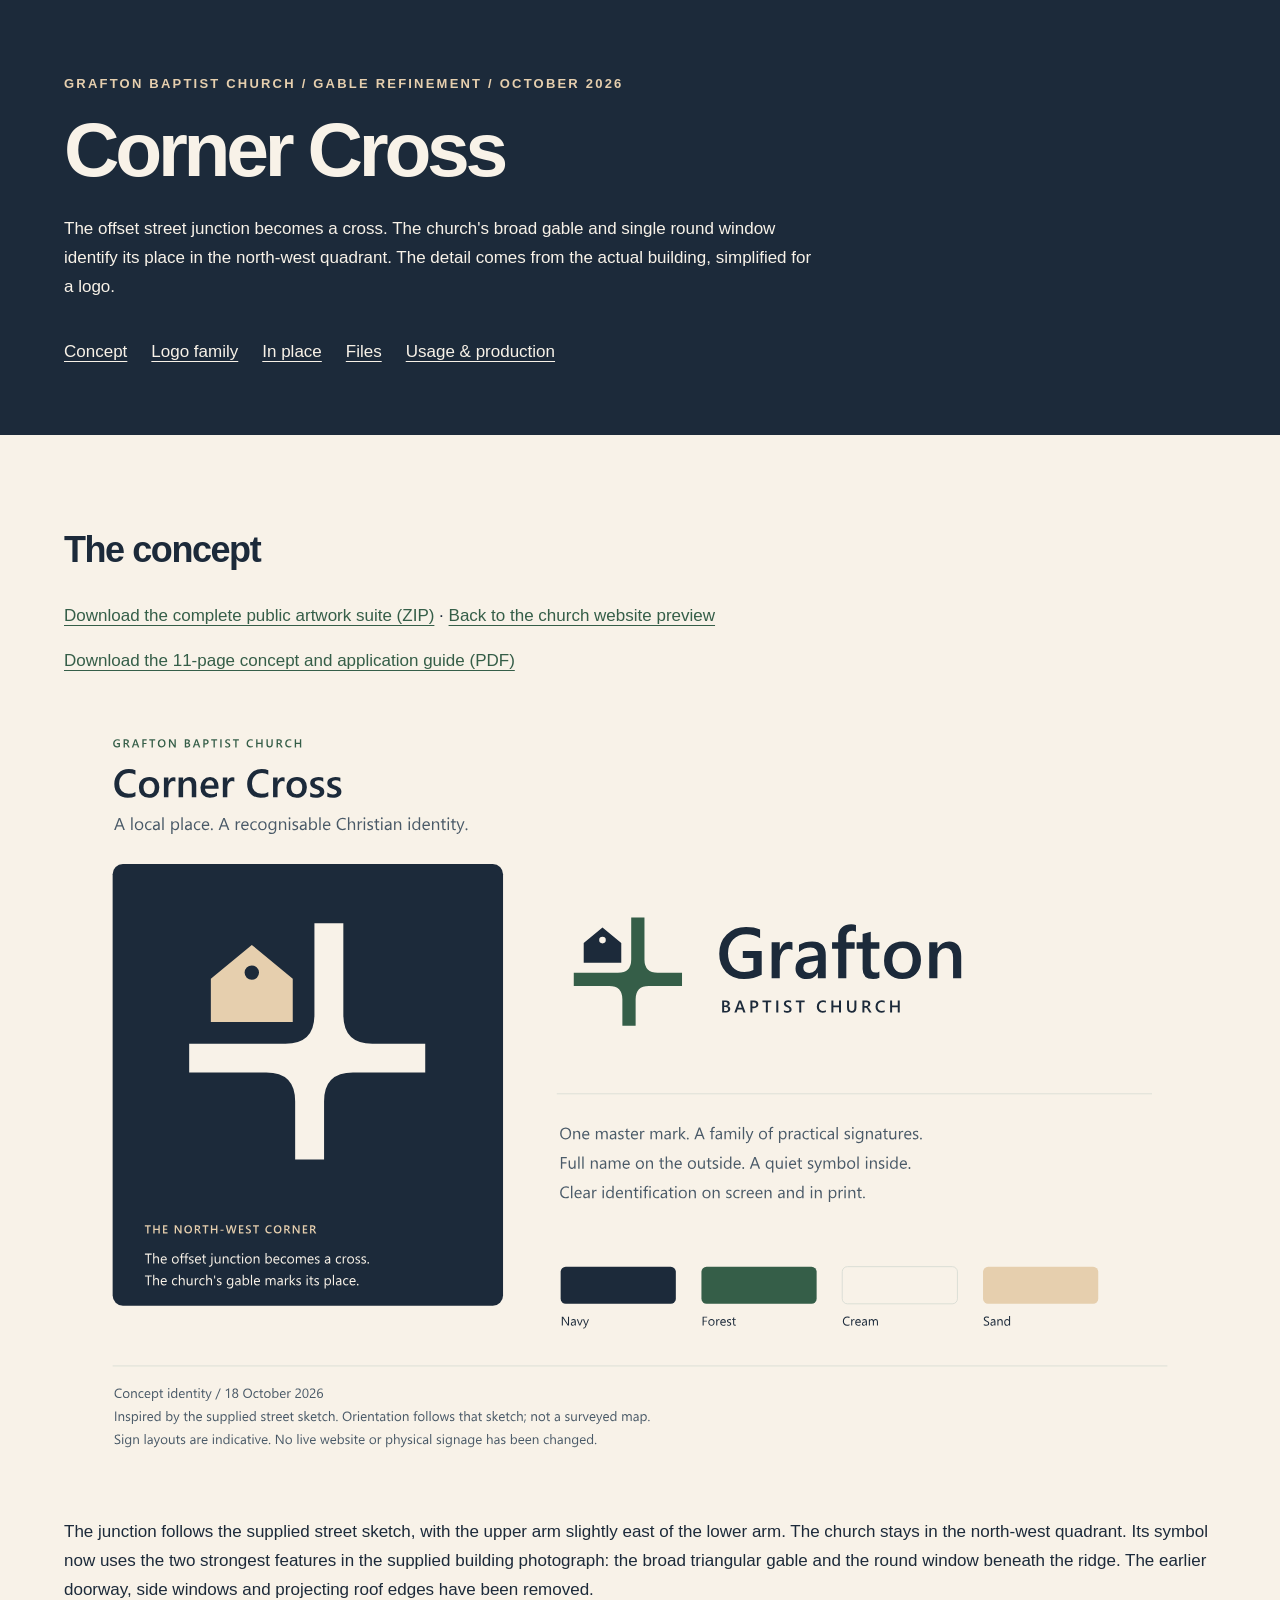
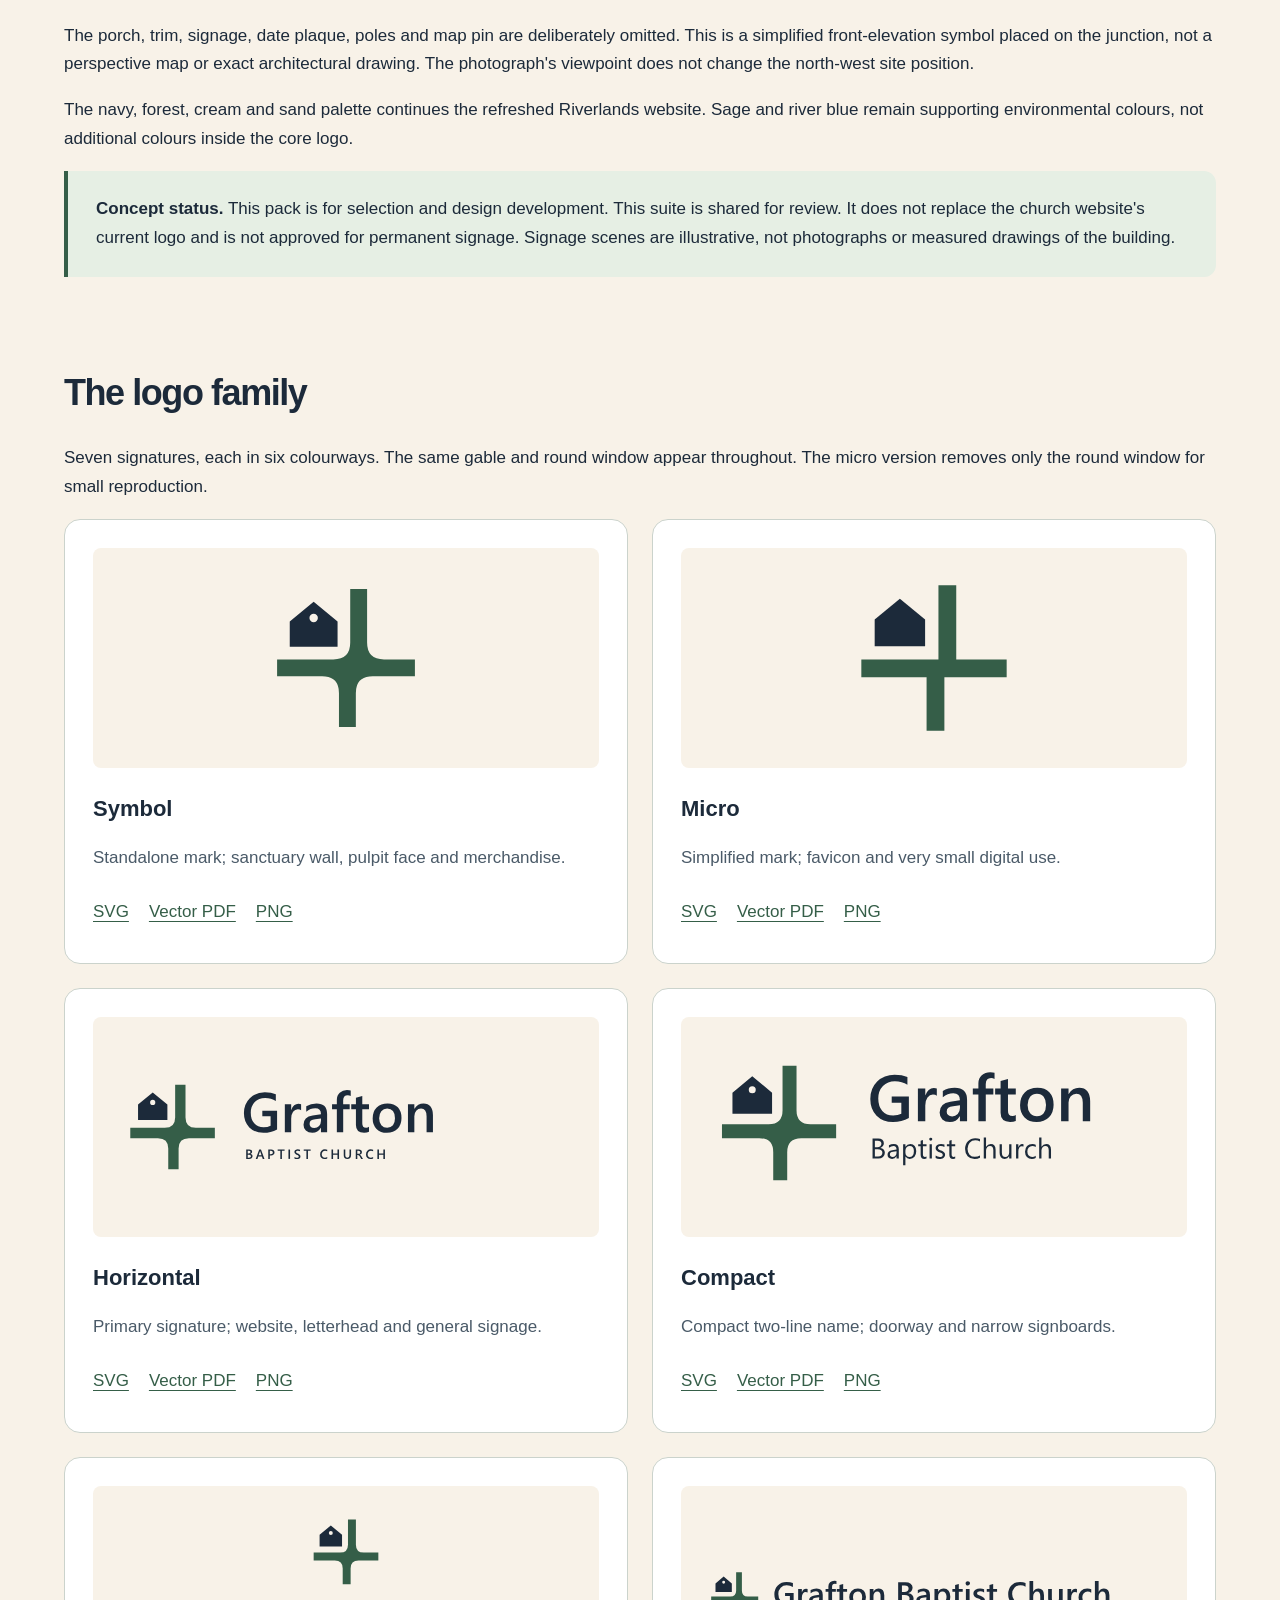
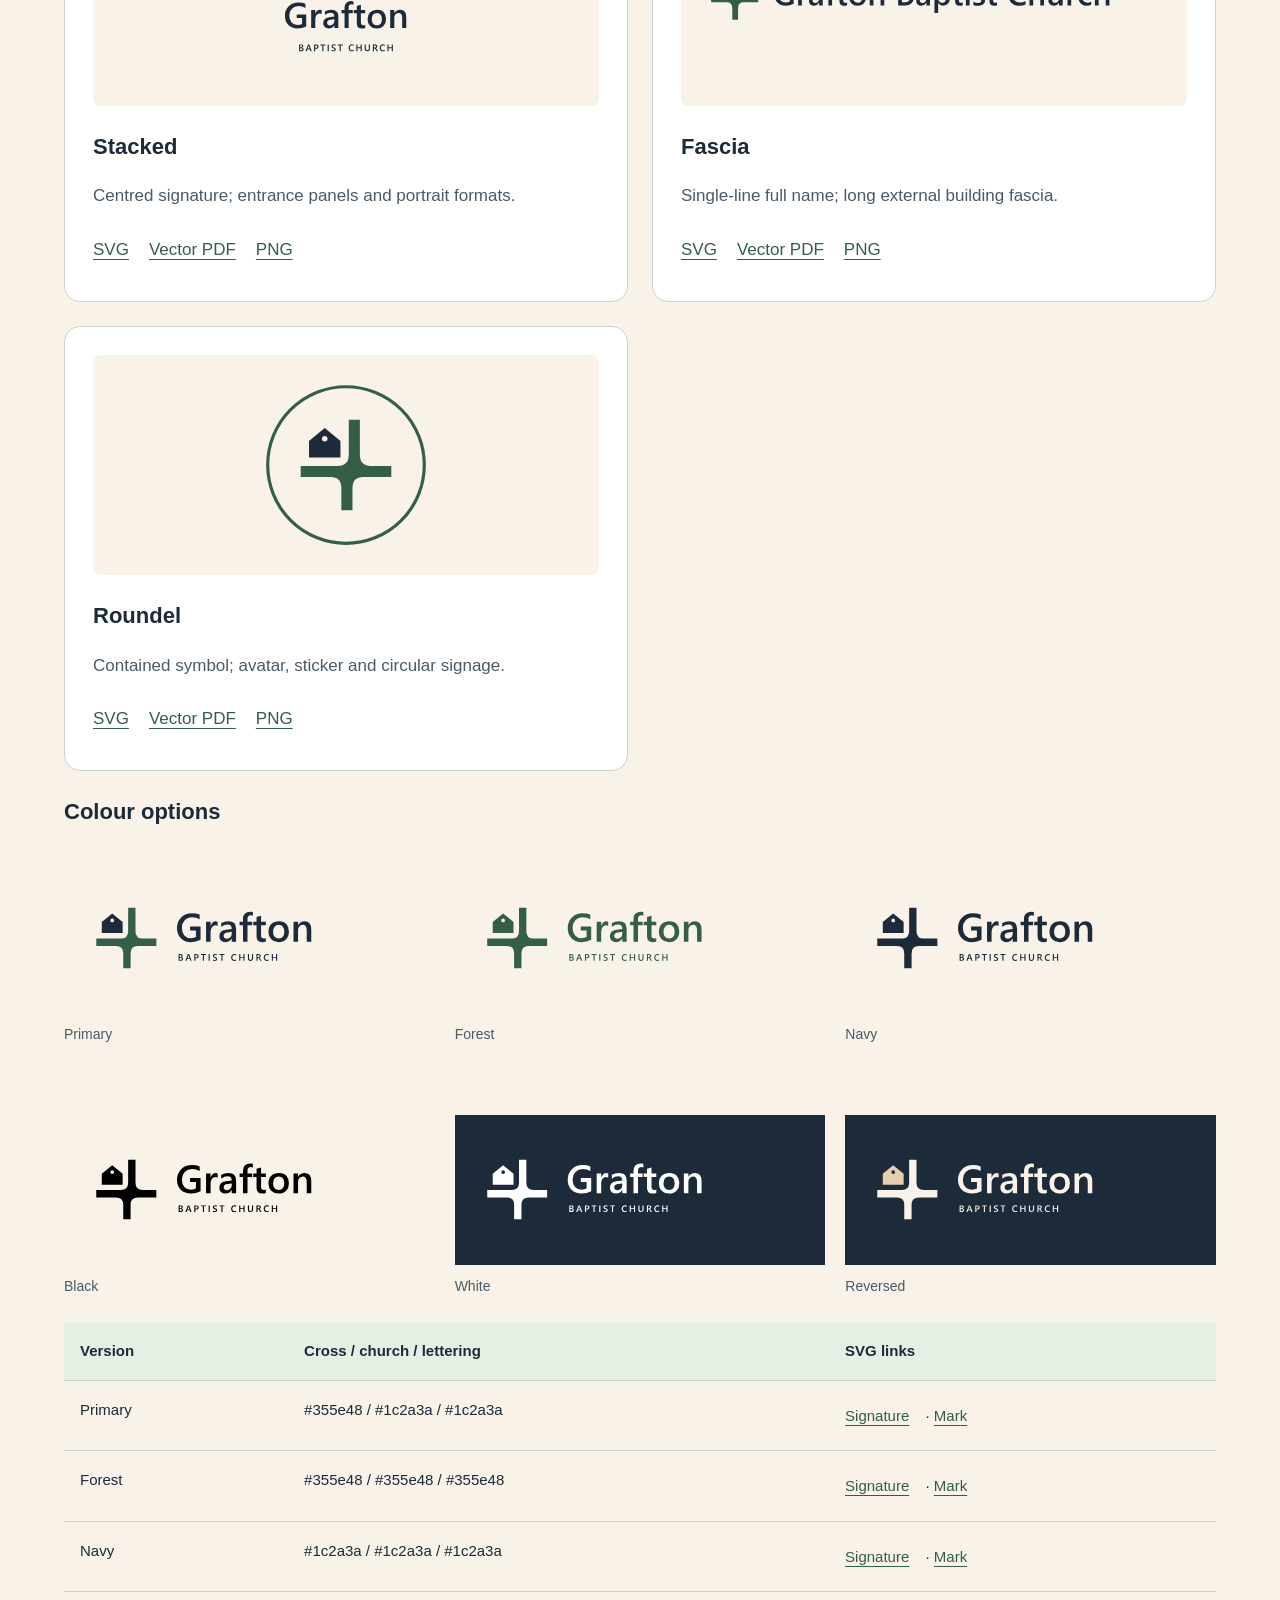
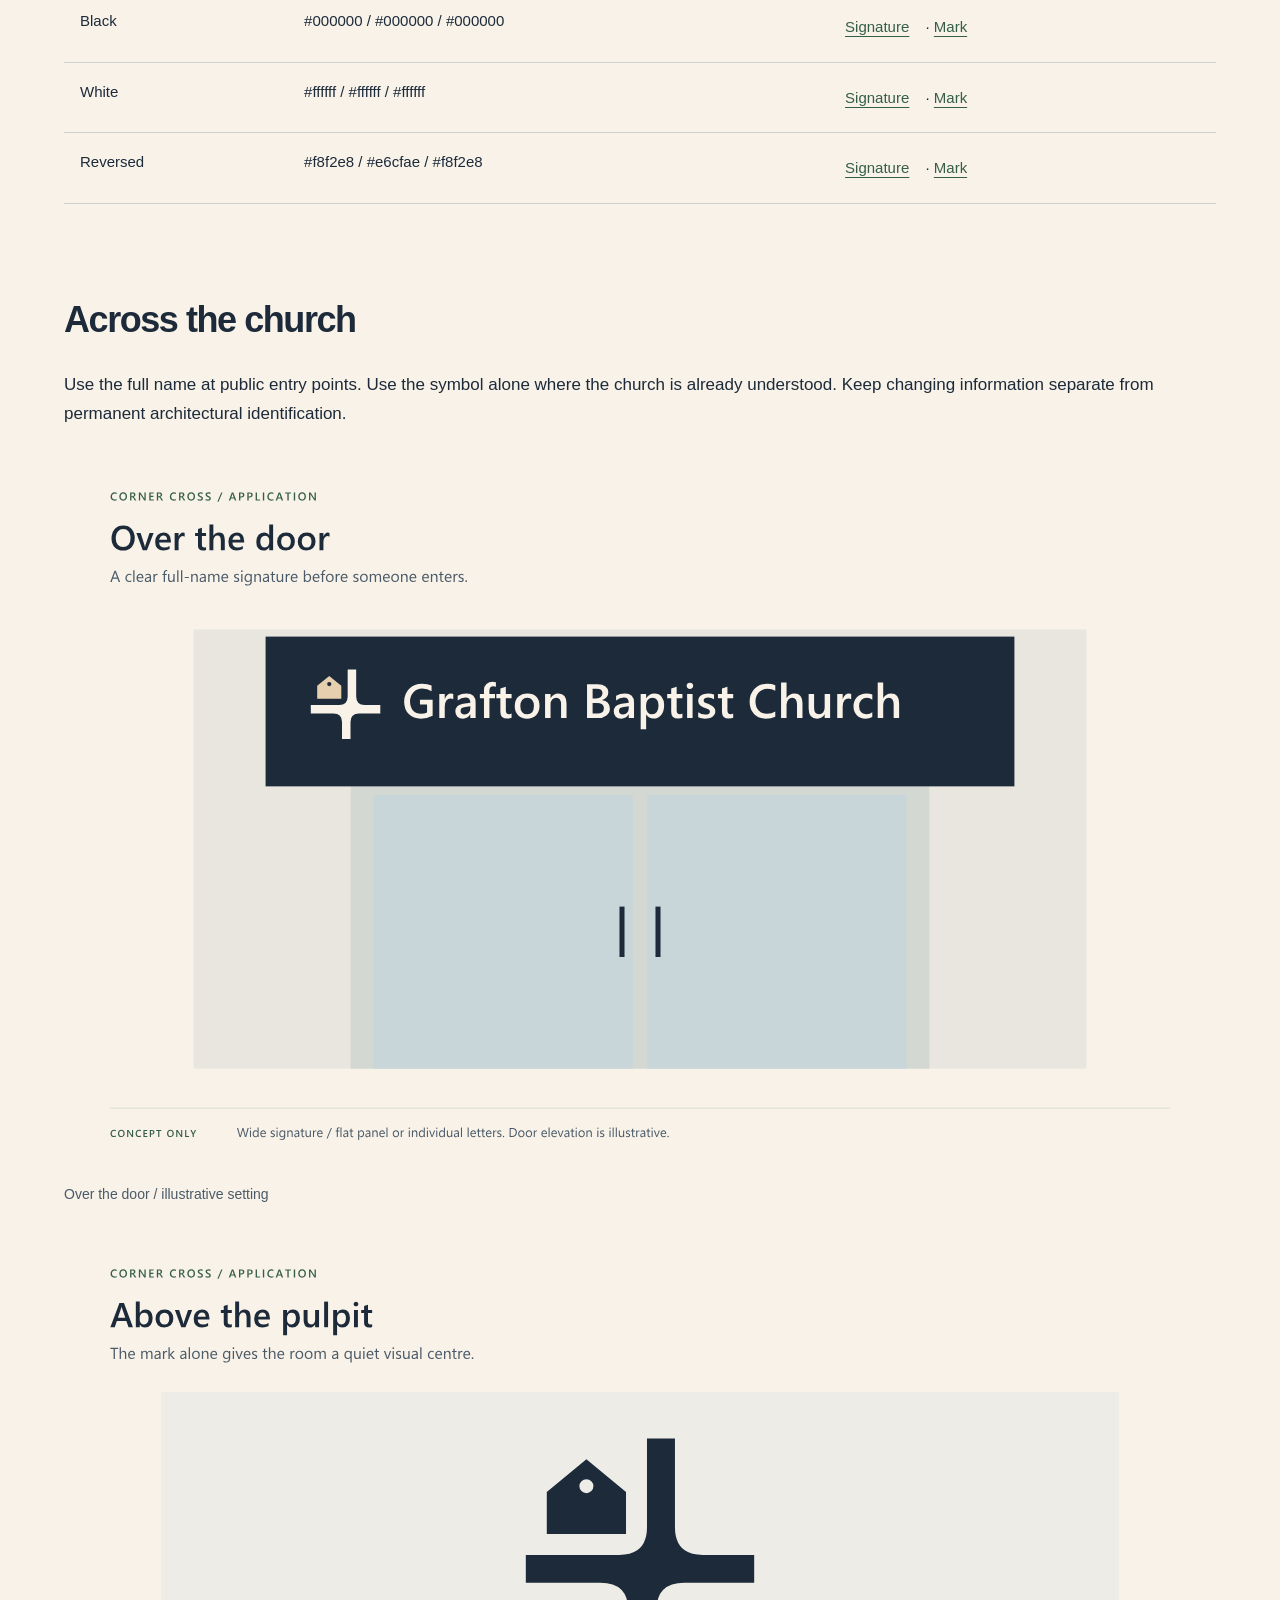
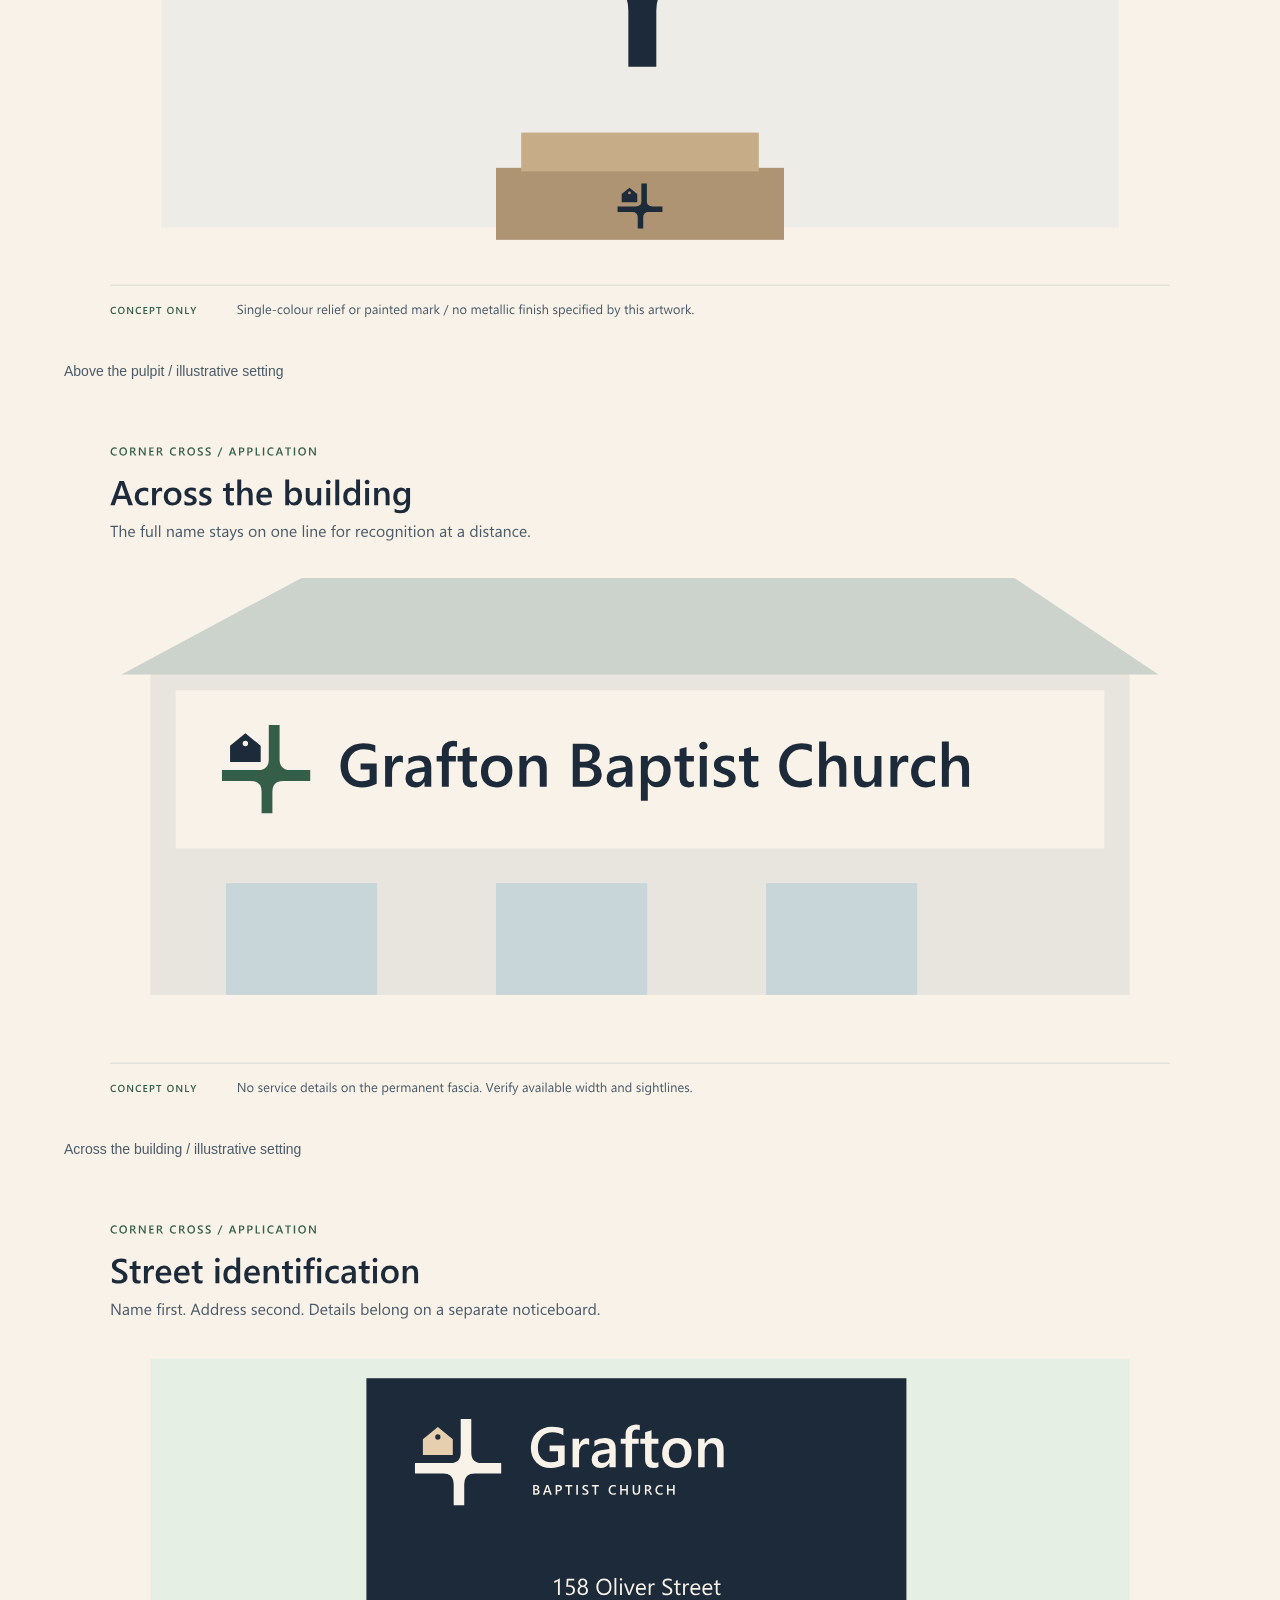
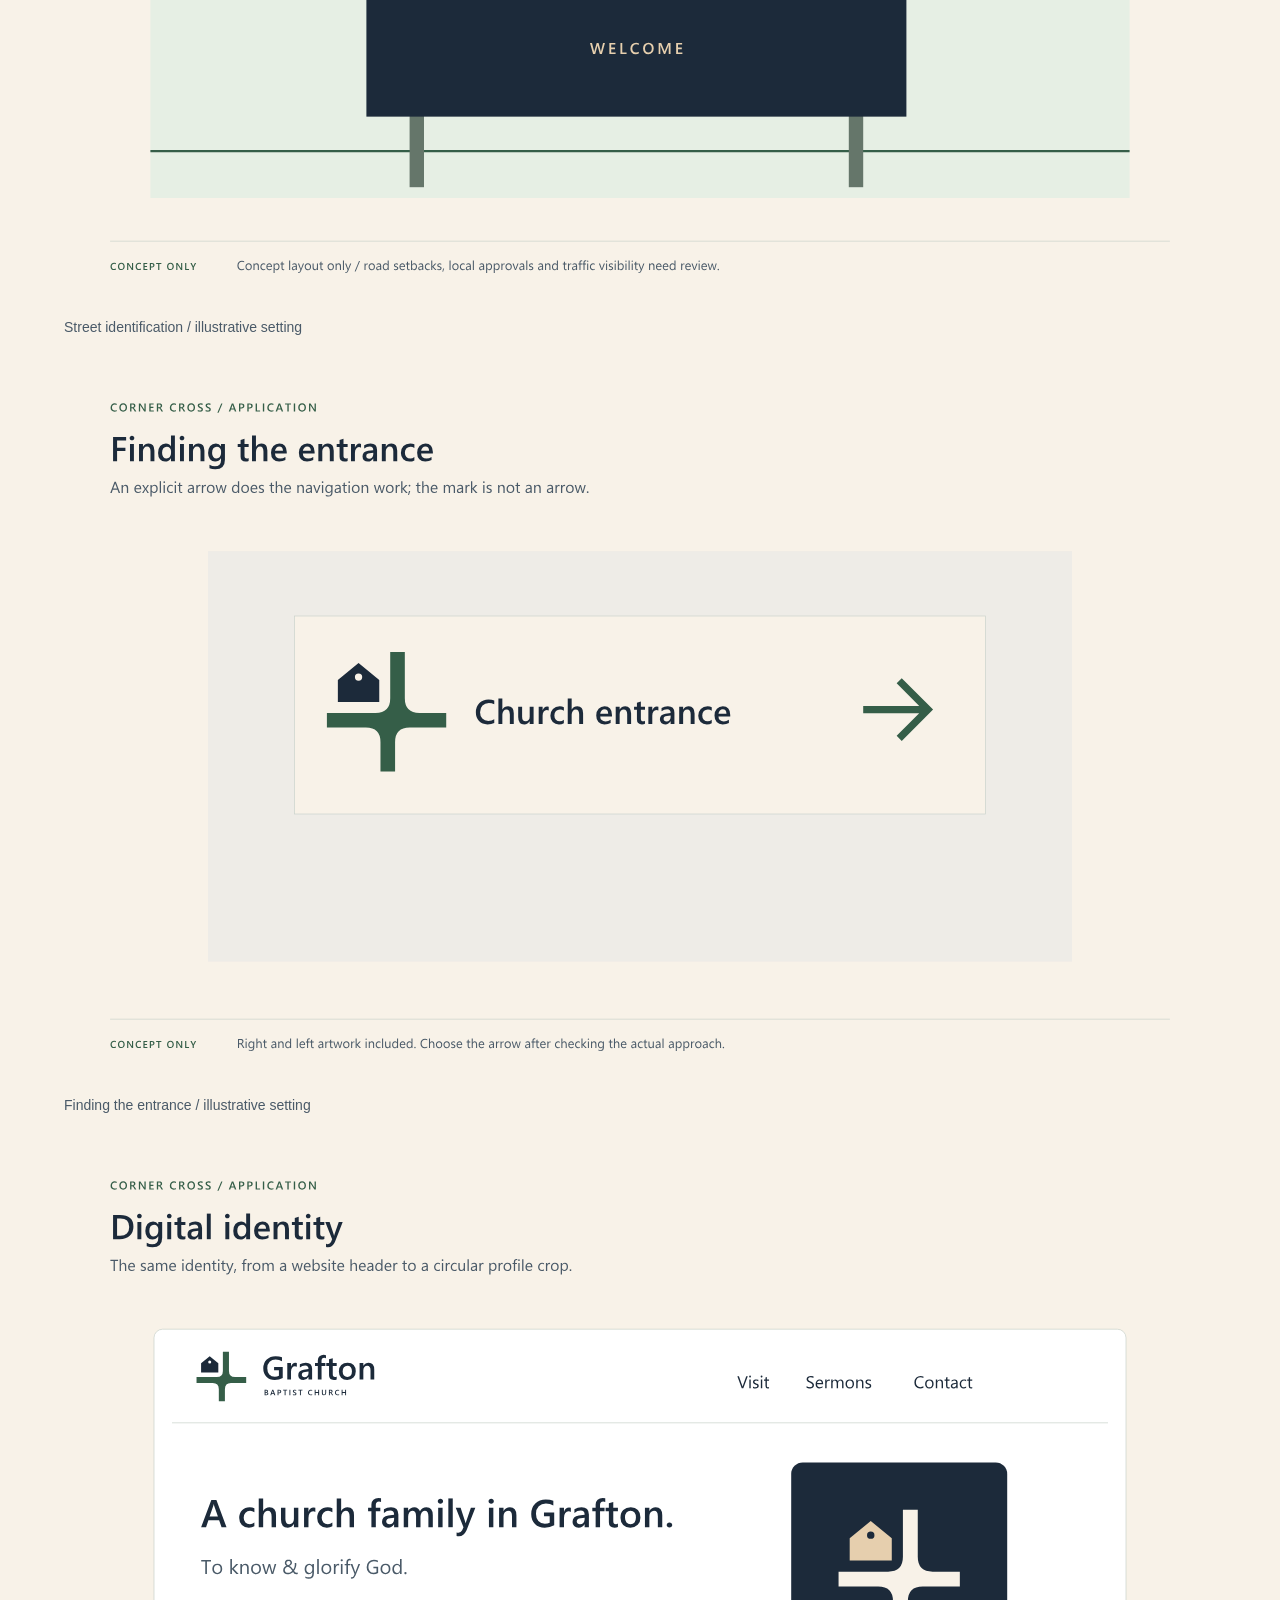
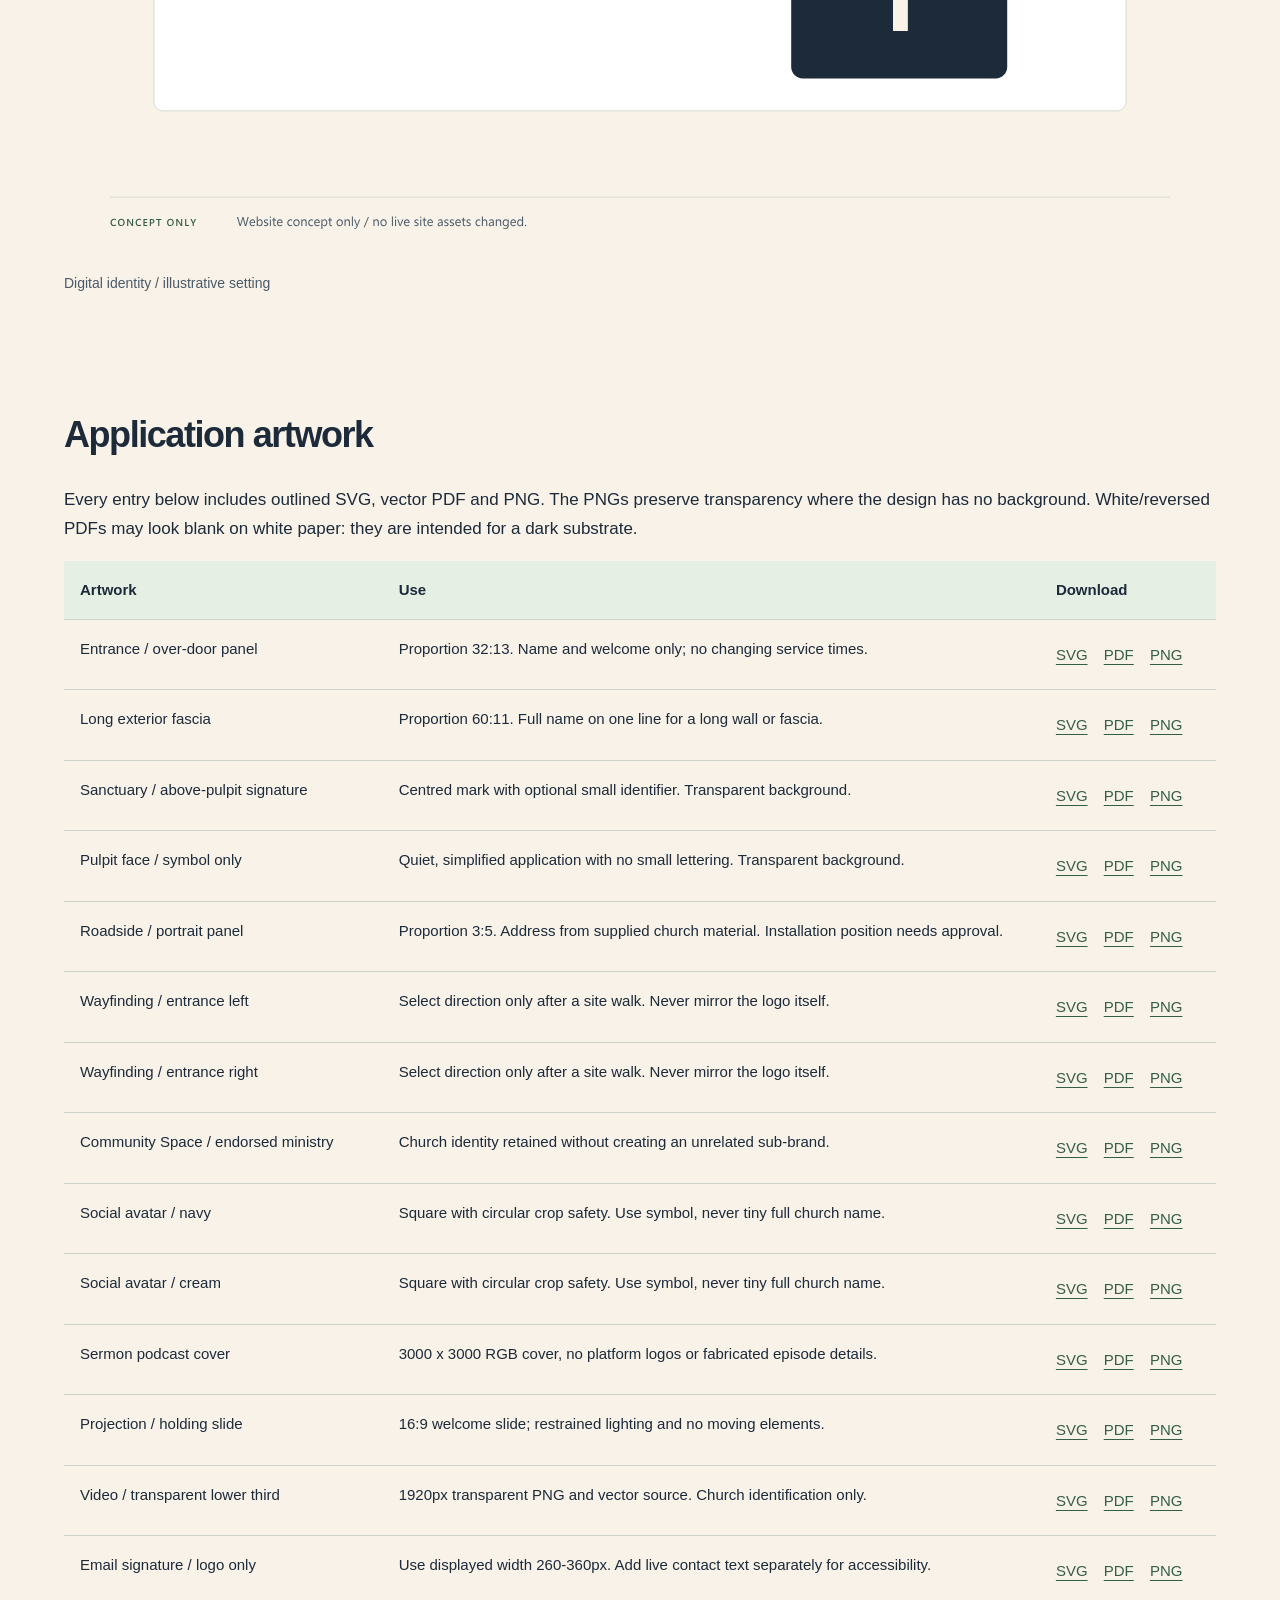
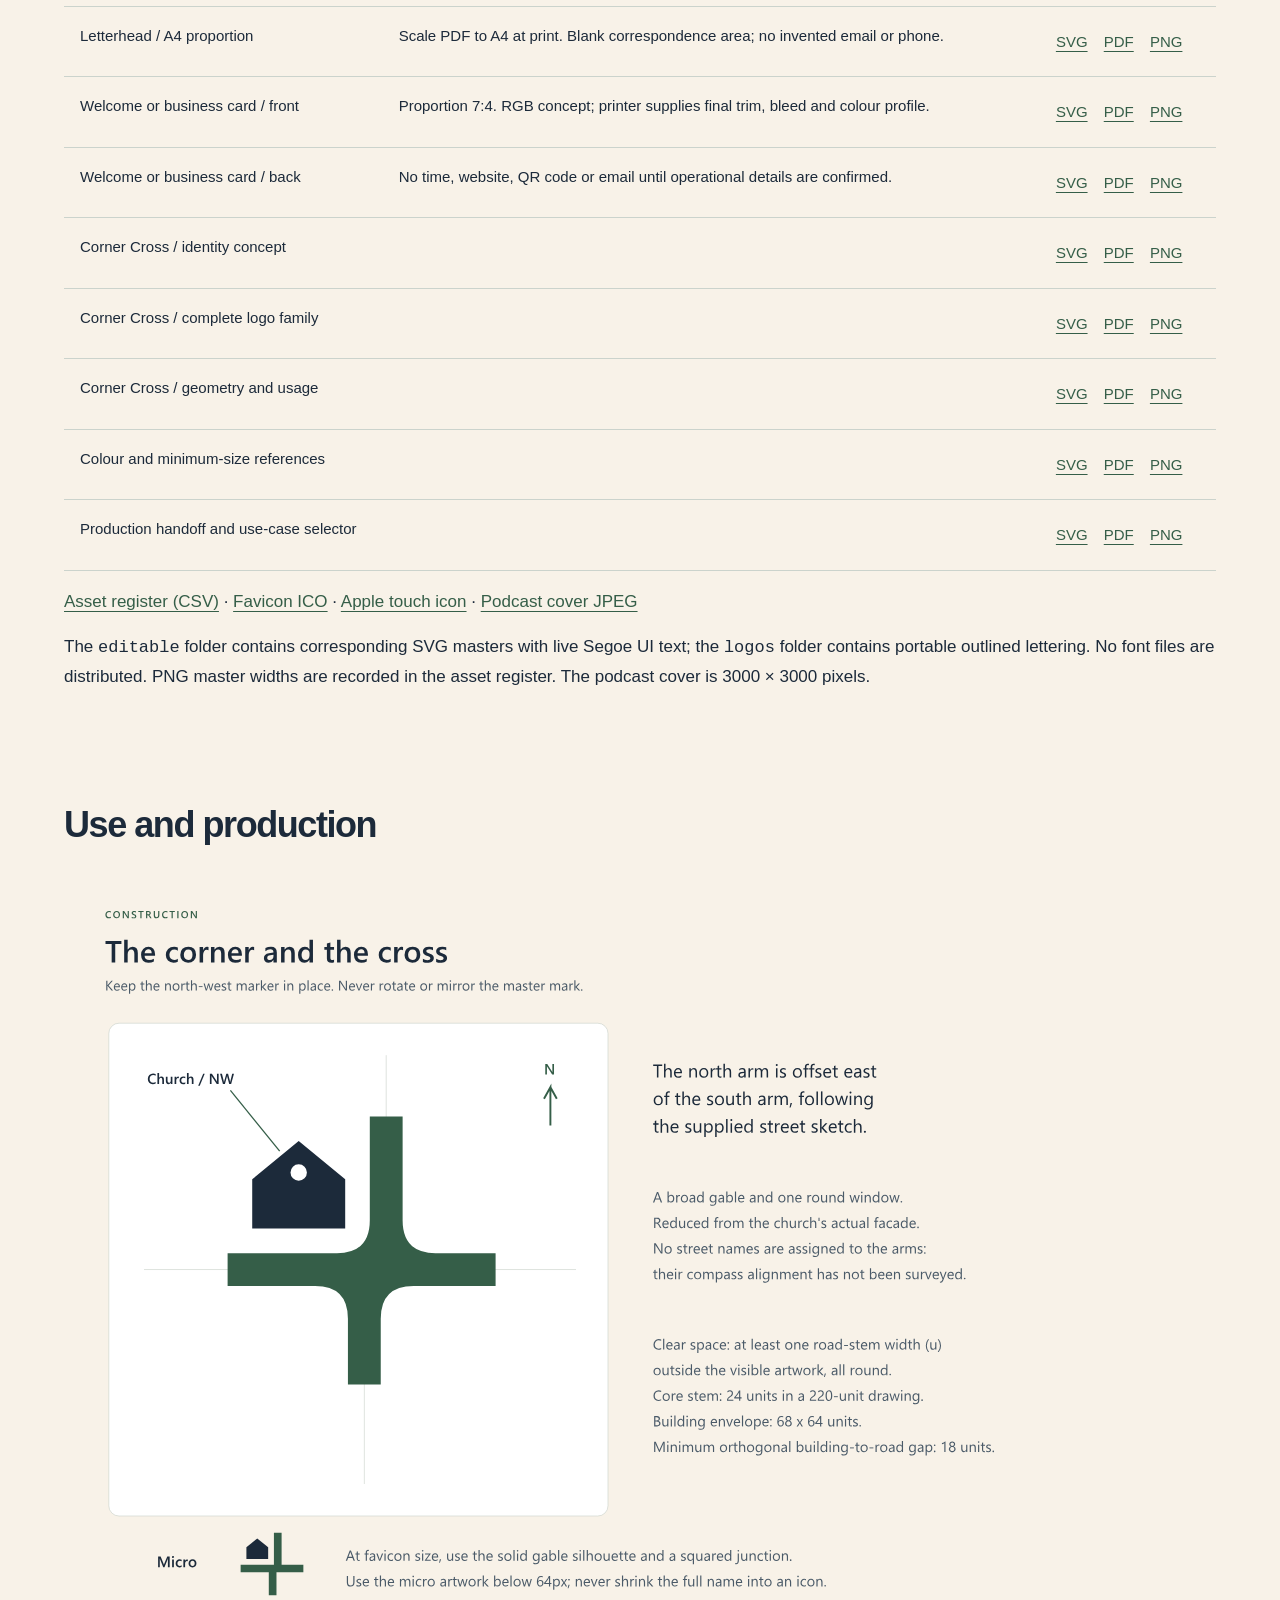
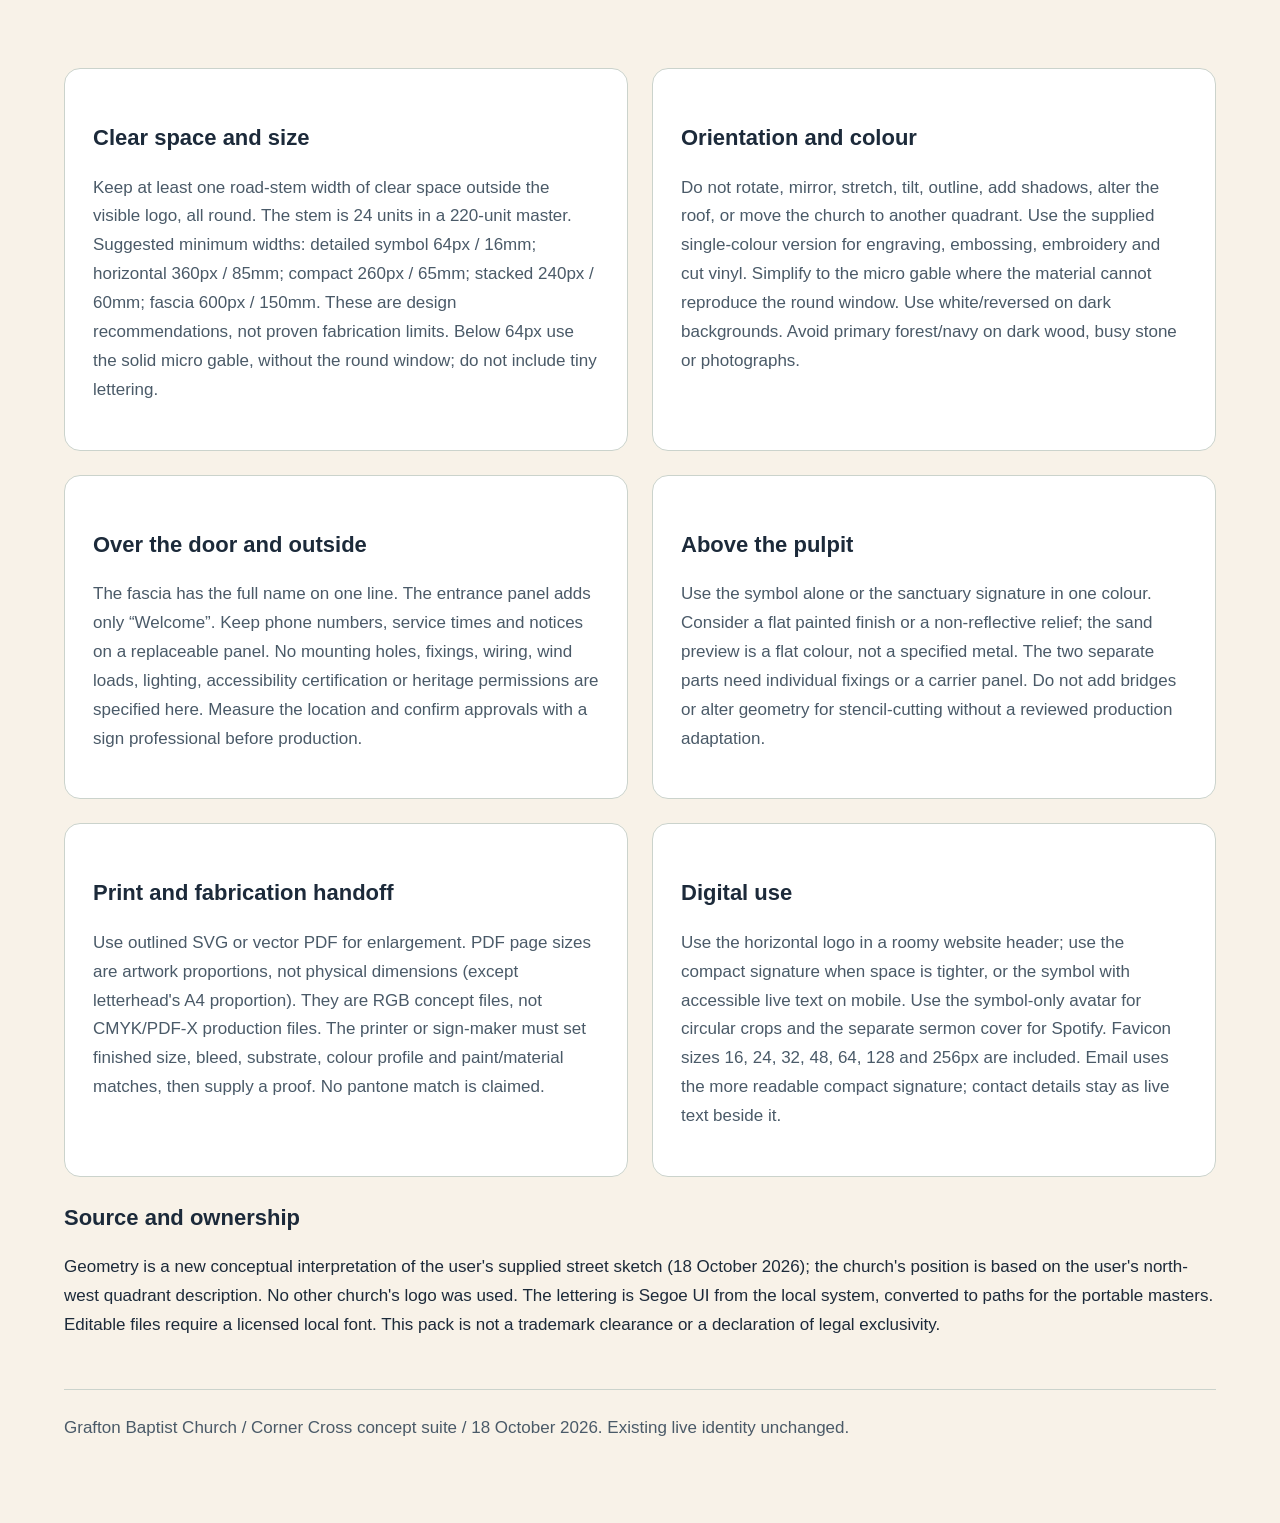
<file: logo-suite/index.html>
<!doctype html><html lang="en-AU"><head><meta charset="utf-8"><meta name="viewport" content="width=device-width,initial-scale=1">
<meta name="robots" content="noindex,nofollow"><link rel="icon" href="digital/favicon.ico"><title>Corner Cross | Grafton Baptist Church logo suite</title>
<script>(()=>{const p=new URLSearchParams(location.search).get("scoutTheme");document.documentElement.dataset.theme=p||(matchMedia("(prefers-color-scheme: dark)").matches?"dark":"light");})();</script>
<style>
:root{--cp-bg:#f8f2e8;--cp-surface:#ffffff;--cp-text:#1c2a3a;--cp-text-muted:#4a5a68;--cp-accent:#355e48;--cp-border:#cbd3cc;--cp-dark:#1c2a3a;--cp-light:#f8f2e8;--cp-sand:#e6cfae;--cp-soft:#e6efe4;}
html[data-theme="dark"]{--cp-bg:#14212d;--cp-surface:#203342;--cp-text:#f8f2e8;--cp-text-muted:#c1cdd5;--cp-accent:#afd4ae;--cp-border:#425867;--cp-soft:#243e36;}
*{box-sizing:border-box}body{margin:0;background:var(--cp-bg);color:var(--cp-text);font:17px/1.7 "Segoe UI",Aptos,Calibri,sans-serif}a{color:var(--cp-accent);text-underline-offset:4px}:focus-visible{outline:3px solid var(--cp-accent);outline-offset:4px}header{background:var(--cp-dark);color:var(--cp-light);padding:60px 5vw}header p{max-width:760px;color:var(--cp-light)}h1{font-size:clamp(40px,6vw,80px);line-height:1.08;letter-spacing:-.055em;margin:12px 0 24px}h2{font-size:36px;line-height:1.2;letter-spacing:-.04em}h3{font-size:22px;margin-bottom:8px}.kicker{font-size:13px;letter-spacing:.17em;text-transform:uppercase;color:var(--cp-accent);font-weight:600}header .kicker{color:var(--cp-sand)}nav{display:flex;flex-wrap:wrap;gap:8px 24px;margin:28px 0 0}nav a{color:var(--cp-light);padding:8px 0}main{max-width:1360px;margin:auto;padding:32px 5vw 80px}section{padding:32px 0;scroll-margin-top:20px}img{display:block;width:100%;height:auto}figure{margin:24px 0}figcaption{font-size:14px;color:var(--cp-text-muted);margin-top:10px}.grid{display:grid;grid-template-columns:repeat(2,minmax(0,1fr));gap:24px}.card{padding:28px;border:1px solid var(--cp-border);border-radius:16px;background:var(--cp-surface)}.card>img{background:var(--cp-light);height:220px;object-fit:contain;padding:20px;border-radius:8px}.card p{color:var(--cp-text-muted)}.links{display:flex;gap:20px;flex-wrap:wrap}.links a{padding:8px 0}.note{background:var(--cp-soft);padding:24px 28px;border-left:4px solid var(--cp-accent);border-radius:0 12px 12px 0}.table-wrap{overflow:auto}table{border-collapse:collapse;width:100%;font-size:15px}th,td{text-align:left;border-bottom:1px solid var(--cp-border);padding:16px;vertical-align:top}th{background:var(--cp-soft)}td a{display:inline-block;margin-right:12px;padding-block:6px}code{font-family:Consolas,monospace}.colour-grid{display:grid;grid-template-columns:repeat(3,1fr);gap:20px}.colour-grid img{height:150px;object-fit:contain;padding:20px;background:var(--cp-light)}.colour-grid .reverse{background:var(--cp-dark)}footer{border-top:1px solid var(--cp-border);padding-top:24px;color:var(--cp-text-muted)}@media(max-width:700px){.grid,.colour-grid{grid-template-columns:1fr}main{padding-inline:20px}header{padding:40px 20px}h2{font-size:29px}.card{padding:20px}}@media print{header{padding:20px}nav,.links{display:none}main{padding:0}section{break-before:page}.card,figure{break-inside:avoid}}
</style></head><body><header><p class="kicker">Grafton Baptist Church / Gable refinement / October 2026</p><h1>Corner Cross</h1><p>The offset street junction becomes a cross. The church's broad gable and single round window identify its place in the north-west quadrant. The detail comes from the actual building, simplified for a logo.</p><nav aria-label="Guide sections"><a href="#concept">Concept</a><a href="#family">Logo family</a><a href="#applications">In place</a><a href="#files">Files</a><a href="#rules">Usage &amp; production</a></nav></header><main>
<section id="concept"><h2>The concept</h2><p><a href="Grafton-Baptist-Corner-Cross-Suite.zip" download>Download the complete public artwork suite (ZIP)</a> &middot; <a href="/grafton-baptist-preview/">Back to the church website preview</a></p><p><a href="Grafton-Baptist-Corner-Cross-Guide.pdf" download>Download the 11-page concept and application guide (PDF)</a></p><figure><img src="boards/01-concept.svg" alt="Corner Cross concept overview: offset street-cross and north-west gabled church with a round window"></figure><p>The junction follows the supplied street sketch, with the upper arm slightly east of the lower arm. The church stays in the north-west quadrant. Its symbol now uses the two strongest features in the supplied building photograph: the broad triangular gable and the round window beneath the ridge. The earlier doorway, side windows and projecting roof edges have been removed.</p><p>The porch, trim, signage, date plaque, poles and map pin are deliberately omitted. This is a simplified front-elevation symbol placed on the junction, not a perspective map or exact architectural drawing. The photograph's viewpoint does not change the north-west site position.</p><p>The navy, forest, cream and sand palette continues the refreshed Riverlands website. Sage and river blue remain supporting environmental colours, not additional colours inside the core logo.</p><div class="note"><strong>Concept status.</strong> This pack is for selection and design development. This suite is shared for review. It does not replace the church website's current logo and is not approved for permanent signage. Signage scenes are illustrative, not photographs or measured drawings of the building.</div></section>
<section id="family"><h2>The logo family</h2><p>Seven signatures, each in six colourways. The same gable and round window appear throughout. The micro version removes only the round window for small reproduction.</p><div class="grid"><article class="card"><img src="logos/gbc-symbol-primary.svg" alt="symbol signature"><h3>Symbol</h3><p>Standalone mark; sanctuary wall, pulpit face and merchandise.</p><div class="links"><a href="logos/gbc-symbol-primary.svg" download>SVG</a><a href="logos/gbc-symbol-primary.pdf" download>Vector PDF</a><a href="logos/gbc-symbol-primary.png" download>PNG</a></div></article><article class="card"><img src="logos/gbc-micro-primary.svg" alt="micro signature"><h3>Micro</h3><p>Simplified mark; favicon and very small digital use.</p><div class="links"><a href="logos/gbc-micro-primary.svg" download>SVG</a><a href="logos/gbc-micro-primary.pdf" download>Vector PDF</a><a href="logos/gbc-micro-primary.png" download>PNG</a></div></article><article class="card"><img src="logos/gbc-horizontal-primary.svg" alt="horizontal signature"><h3>Horizontal</h3><p>Primary signature; website, letterhead and general signage.</p><div class="links"><a href="logos/gbc-horizontal-primary.svg" download>SVG</a><a href="logos/gbc-horizontal-primary.pdf" download>Vector PDF</a><a href="logos/gbc-horizontal-primary.png" download>PNG</a></div></article><article class="card"><img src="logos/gbc-compact-primary.svg" alt="compact signature"><h3>Compact</h3><p>Compact two-line name; doorway and narrow signboards.</p><div class="links"><a href="logos/gbc-compact-primary.svg" download>SVG</a><a href="logos/gbc-compact-primary.pdf" download>Vector PDF</a><a href="logos/gbc-compact-primary.png" download>PNG</a></div></article><article class="card"><img src="logos/gbc-stacked-primary.svg" alt="stacked signature"><h3>Stacked</h3><p>Centred signature; entrance panels and portrait formats.</p><div class="links"><a href="logos/gbc-stacked-primary.svg" download>SVG</a><a href="logos/gbc-stacked-primary.pdf" download>Vector PDF</a><a href="logos/gbc-stacked-primary.png" download>PNG</a></div></article><article class="card"><img src="logos/gbc-fascia-primary.svg" alt="fascia signature"><h3>Fascia</h3><p>Single-line full name; long external building fascia.</p><div class="links"><a href="logos/gbc-fascia-primary.svg" download>SVG</a><a href="logos/gbc-fascia-primary.pdf" download>Vector PDF</a><a href="logos/gbc-fascia-primary.png" download>PNG</a></div></article><article class="card"><img src="logos/gbc-roundel-primary.svg" alt="roundel signature"><h3>Roundel</h3><p>Contained symbol; avatar, sticker and circular signage.</p><div class="links"><a href="logos/gbc-roundel-primary.svg" download>SVG</a><a href="logos/gbc-roundel-primary.pdf" download>Vector PDF</a><a href="logos/gbc-roundel-primary.png" download>PNG</a></div></article></div><h3>Colour options</h3><div class="colour-grid"><figure><img class="" src="logos/gbc-horizontal-primary.svg" alt="primary colourway"><figcaption>Primary</figcaption></figure><figure><img class="" src="logos/gbc-horizontal-forest.svg" alt="forest colourway"><figcaption>Forest</figcaption></figure><figure><img class="" src="logos/gbc-horizontal-navy.svg" alt="navy colourway"><figcaption>Navy</figcaption></figure><figure><img class="" src="logos/gbc-horizontal-black.svg" alt="black colourway"><figcaption>Black</figcaption></figure><figure><img class="reverse" src="logos/gbc-horizontal-white.svg" alt="white colourway"><figcaption>White</figcaption></figure><figure><img class="reverse" src="logos/gbc-horizontal-reversed.svg" alt="reversed colourway"><figcaption>Reversed</figcaption></figure></div><div class="table-wrap"><table><thead><tr><th>Version</th><th>Cross / church / lettering</th><th>SVG links</th></tr></thead><tbody><tr><td>Primary</td><td>#355e48 / #1c2a3a / #1c2a3a</td><td><a href="logos/gbc-horizontal-primary.svg" download>Signature</a> &middot; <a href="logos/gbc-symbol-primary.svg" download>Mark</a></td></tr><tr><td>Forest</td><td>#355e48 / #355e48 / #355e48</td><td><a href="logos/gbc-horizontal-forest.svg" download>Signature</a> &middot; <a href="logos/gbc-symbol-forest.svg" download>Mark</a></td></tr><tr><td>Navy</td><td>#1c2a3a / #1c2a3a / #1c2a3a</td><td><a href="logos/gbc-horizontal-navy.svg" download>Signature</a> &middot; <a href="logos/gbc-symbol-navy.svg" download>Mark</a></td></tr><tr><td>Black</td><td>#000000 / #000000 / #000000</td><td><a href="logos/gbc-horizontal-black.svg" download>Signature</a> &middot; <a href="logos/gbc-symbol-black.svg" download>Mark</a></td></tr><tr><td>White</td><td>#ffffff / #ffffff / #ffffff</td><td><a href="logos/gbc-horizontal-white.svg" download>Signature</a> &middot; <a href="logos/gbc-symbol-white.svg" download>Mark</a></td></tr><tr><td>Reversed</td><td>#f8f2e8 / #e6cfae / #f8f2e8</td><td><a href="logos/gbc-horizontal-reversed.svg" download>Signature</a> &middot; <a href="logos/gbc-symbol-reversed.svg" download>Mark</a></td></tr></tbody></table></div></section>
<section id="applications"><h2>Across the church</h2><p>Use the full name at public entry points. Use the symbol alone where the church is already understood. Keep changing information separate from permanent architectural identification.</p><figure><img src="applications/01-over-the-door.svg" alt="Over the door"><figcaption>Over the door / illustrative setting</figcaption></figure><figure><img src="applications/02-above-the-pulpit.svg" alt="Above the pulpit"><figcaption>Above the pulpit / illustrative setting</figcaption></figure><figure><img src="applications/03-building-fascia.svg" alt="Across the building"><figcaption>Across the building / illustrative setting</figcaption></figure><figure><img src="applications/04-street-identification.svg" alt="Street identification"><figcaption>Street identification / illustrative setting</figcaption></figure><figure><img src="applications/05-wayfinding.svg" alt="Finding the entrance"><figcaption>Finding the entrance / illustrative setting</figcaption></figure><figure><img src="applications/06-digital-family.svg" alt="Digital identity"><figcaption>Digital identity / illustrative setting</figcaption></figure></section>
<section id="files"><h2>Application artwork</h2><p>Every entry below includes outlined SVG, vector PDF and PNG. The PNGs preserve transparency where the design has no background. White/reversed PDFs may look blank on white paper: they are intended for a dark substrate.</p><div class="table-wrap"><table><thead><tr><th>Artwork</th><th>Use</th><th>Download</th></tr></thead><tbody><tr><td>Entrance / over-door panel</td><td>Proportion 32:13. Name and welcome only; no changing service times.</td><td><a href="signage/entrance-panel.svg" download>SVG</a> <a href="signage/entrance-panel.pdf" download>PDF</a> <a href="signage/entrance-panel.png" download>PNG</a></td></tr><tr><td>Long exterior fascia</td><td>Proportion 60:11. Full name on one line for a long wall or fascia.</td><td><a href="signage/fascia-panel.svg" download>SVG</a> <a href="signage/fascia-panel.pdf" download>PDF</a> <a href="signage/fascia-panel.png" download>PNG</a></td></tr><tr><td>Sanctuary / above-pulpit signature</td><td>Centred mark with optional small identifier. Transparent background.</td><td><a href="signage/sanctuary-wall.svg" download>SVG</a> <a href="signage/sanctuary-wall.pdf" download>PDF</a> <a href="signage/sanctuary-wall.png" download>PNG</a></td></tr><tr><td>Pulpit face / symbol only</td><td>Quiet, simplified application with no small lettering. Transparent background.</td><td><a href="signage/pulpit-face.svg" download>SVG</a> <a href="signage/pulpit-face.pdf" download>PDF</a> <a href="signage/pulpit-face.png" download>PNG</a></td></tr><tr><td>Roadside / portrait panel</td><td>Proportion 3:5. Address from supplied church material. Installation position needs approval.</td><td><a href="signage/roadside-panel.svg" download>SVG</a> <a href="signage/roadside-panel.pdf" download>PDF</a> <a href="signage/roadside-panel.png" download>PNG</a></td></tr><tr><td>Wayfinding / entrance left</td><td>Select direction only after a site walk. Never mirror the logo itself.</td><td><a href="signage/wayfinding-left.svg" download>SVG</a> <a href="signage/wayfinding-left.pdf" download>PDF</a> <a href="signage/wayfinding-left.png" download>PNG</a></td></tr><tr><td>Wayfinding / entrance right</td><td>Select direction only after a site walk. Never mirror the logo itself.</td><td><a href="signage/wayfinding-right.svg" download>SVG</a> <a href="signage/wayfinding-right.pdf" download>PDF</a> <a href="signage/wayfinding-right.png" download>PNG</a></td></tr><tr><td>Community Space / endorsed ministry</td><td>Church identity retained without creating an unrelated sub-brand.</td><td><a href="signage/community-space-panel.svg" download>SVG</a> <a href="signage/community-space-panel.pdf" download>PDF</a> <a href="signage/community-space-panel.png" download>PNG</a></td></tr><tr><td>Social avatar / navy</td><td>Square with circular crop safety. Use symbol, never tiny full church name.</td><td><a href="digital/avatar-navy.svg" download>SVG</a> <a href="digital/avatar-navy.pdf" download>PDF</a> <a href="digital/avatar-navy.png" download>PNG</a></td></tr><tr><td>Social avatar / cream</td><td>Square with circular crop safety. Use symbol, never tiny full church name.</td><td><a href="digital/avatar-cream.svg" download>SVG</a> <a href="digital/avatar-cream.pdf" download>PDF</a> <a href="digital/avatar-cream.png" download>PNG</a></td></tr><tr><td>Sermon podcast cover</td><td>3000 x 3000 RGB cover, no platform logos or fabricated episode details.</td><td><a href="digital/sermon-podcast-cover.svg" download>SVG</a> <a href="digital/sermon-podcast-cover.pdf" download>PDF</a> <a href="digital/sermon-podcast-cover.png" download>PNG</a></td></tr><tr><td>Projection / holding slide</td><td>16:9 welcome slide; restrained lighting and no moving elements.</td><td><a href="digital/presentation-holding-slide.svg" download>SVG</a> <a href="digital/presentation-holding-slide.pdf" download>PDF</a> <a href="digital/presentation-holding-slide.png" download>PNG</a></td></tr><tr><td>Video / transparent lower third</td><td>1920px transparent PNG and vector source. Church identification only.</td><td><a href="digital/video-lower-third.svg" download>SVG</a> <a href="digital/video-lower-third.pdf" download>PDF</a> <a href="digital/video-lower-third.png" download>PNG</a></td></tr><tr><td>Email signature / logo only</td><td>Use displayed width 260-360px. Add live contact text separately for accessibility.</td><td><a href="digital/email-signature-logo.svg" download>SVG</a> <a href="digital/email-signature-logo.pdf" download>PDF</a> <a href="digital/email-signature-logo.png" download>PNG</a></td></tr><tr><td>Letterhead / A4 proportion</td><td>Scale PDF to A4 at print. Blank correspondence area; no invented email or phone.</td><td><a href="print/letterhead.svg" download>SVG</a> <a href="print/letterhead.pdf" download>PDF</a> <a href="print/letterhead.png" download>PNG</a></td></tr><tr><td>Welcome or business card / front</td><td>Proportion 7:4. RGB concept; printer supplies final trim, bleed and colour profile.</td><td><a href="print/card-front.svg" download>SVG</a> <a href="print/card-front.pdf" download>PDF</a> <a href="print/card-front.png" download>PNG</a></td></tr><tr><td>Welcome or business card / back</td><td>No time, website, QR code or email until operational details are confirmed.</td><td><a href="print/card-back.svg" download>SVG</a> <a href="print/card-back.pdf" download>PDF</a> <a href="print/card-back.png" download>PNG</a></td></tr><tr><td>Corner Cross / identity concept</td><td></td><td><a href="boards/01-concept.svg" download>SVG</a> <a href="boards/01-concept.pdf" download>PDF</a> <a href="boards/01-concept.png" download>PNG</a></td></tr><tr><td>Corner Cross / complete logo family</td><td></td><td><a href="boards/02-logo-family.svg" download>SVG</a> <a href="boards/02-logo-family.pdf" download>PDF</a> <a href="boards/02-logo-family.png" download>PNG</a></td></tr><tr><td>Corner Cross / geometry and usage</td><td></td><td><a href="boards/03-construction.svg" download>SVG</a> <a href="boards/03-construction.pdf" download>PDF</a> <a href="boards/03-construction.png" download>PNG</a></td></tr><tr><td>Colour and minimum-size references</td><td></td><td><a href="boards/04-colour-and-size.svg" download>SVG</a> <a href="boards/04-colour-and-size.pdf" download>PDF</a> <a href="boards/04-colour-and-size.png" download>PNG</a></td></tr><tr><td>Production handoff and use-case selector</td><td></td><td><a href="boards/05-production-handoff.svg" download>SVG</a> <a href="boards/05-production-handoff.pdf" download>PDF</a> <a href="boards/05-production-handoff.png" download>PNG</a></td></tr></tbody></table></div><p><a href="asset-register.csv" download>Asset register (CSV)</a> &middot; <a href="digital/favicon.ico" download>Favicon ICO</a> &middot; <a href="digital/apple-touch-icon.png" download>Apple touch icon</a> &middot; <a href="digital/sermon-podcast-cover.jpg" download>Podcast cover JPEG</a></p><p>The <code>editable</code> folder contains corresponding SVG masters with live Segoe UI text; the <code>logos</code> folder contains portable outlined lettering. No font files are distributed. PNG master widths are recorded in the asset register. The podcast cover is 3000 &times; 3000 pixels.</p></section>
<section id="rules"><h2>Use and production</h2><figure><img src="boards/03-construction.svg" alt="Construction guide showing the north-west church marker, offset arms and simplified micro version"></figure><div class="grid">
<article class="card"><h3>Clear space and size</h3><p>Keep at least one road-stem width of clear space outside the visible logo, all round. The stem is 24 units in a 220-unit master. Suggested minimum widths: detailed symbol 64px / 16mm; horizontal 360px / 85mm; compact 260px / 65mm; stacked 240px / 60mm; fascia 600px / 150mm. These are design recommendations, not proven fabrication limits. Below 64px use the solid micro gable, without the round window; do not include tiny lettering.</p></article>
<article class="card"><h3>Orientation and colour</h3><p>Do not rotate, mirror, stretch, tilt, outline, add shadows, alter the roof, or move the church to another quadrant. Use the supplied single-colour version for engraving, embossing, embroidery and cut vinyl. Simplify to the micro gable where the material cannot reproduce the round window. Use white/reversed on dark backgrounds. Avoid primary forest/navy on dark wood, busy stone or photographs.</p></article>
<article class="card"><h3>Over the door and outside</h3><p>The fascia has the full name on one line. The entrance panel adds only “Welcome”. Keep phone numbers, service times and notices on a replaceable panel. No mounting holes, fixings, wiring, wind loads, lighting, accessibility certification or heritage permissions are specified here. Measure the location and confirm approvals with a sign professional before production.</p></article>
<article class="card"><h3>Above the pulpit</h3><p>Use the symbol alone or the sanctuary signature in one colour. Consider a flat painted finish or a non-reflective relief; the sand preview is a flat colour, not a specified metal. The two separate parts need individual fixings or a carrier panel. Do not add bridges or alter geometry for stencil-cutting without a reviewed production adaptation.</p></article>
<article class="card"><h3>Print and fabrication handoff</h3><p>Use outlined SVG or vector PDF for enlargement. PDF page sizes are artwork proportions, not physical dimensions (except letterhead's A4 proportion). They are RGB concept files, not CMYK/PDF-X production files. The printer or sign-maker must set finished size, bleed, substrate, colour profile and paint/material matches, then supply a proof. No pantone match is claimed.</p></article>
<article class="card"><h3>Digital use</h3><p>Use the horizontal logo in a roomy website header; use the compact signature when space is tighter, or the symbol with accessible live text on mobile. Use the symbol-only avatar for circular crops and the separate sermon cover for Spotify. Favicon sizes 16, 24, 32, 48, 64, 128 and 256px are included. Email uses the more readable compact signature; contact details stay as live text beside it.</p></article>
</div><h3>Source and ownership</h3><p>Geometry is a new conceptual interpretation of the user's supplied street sketch (18 October 2026); the church's position is based on the user's north-west quadrant description. No other church's logo was used. The lettering is Segoe UI from the local system, converted to paths for the portable masters. Editable files require a licensed local font. This pack is not a trademark clearance or a declaration of legal exclusivity.</p></section><footer>Grafton Baptist Church / Corner Cross concept suite / 18 October 2026. Existing live identity unchanged.</footer></main></body></html>
</file>
